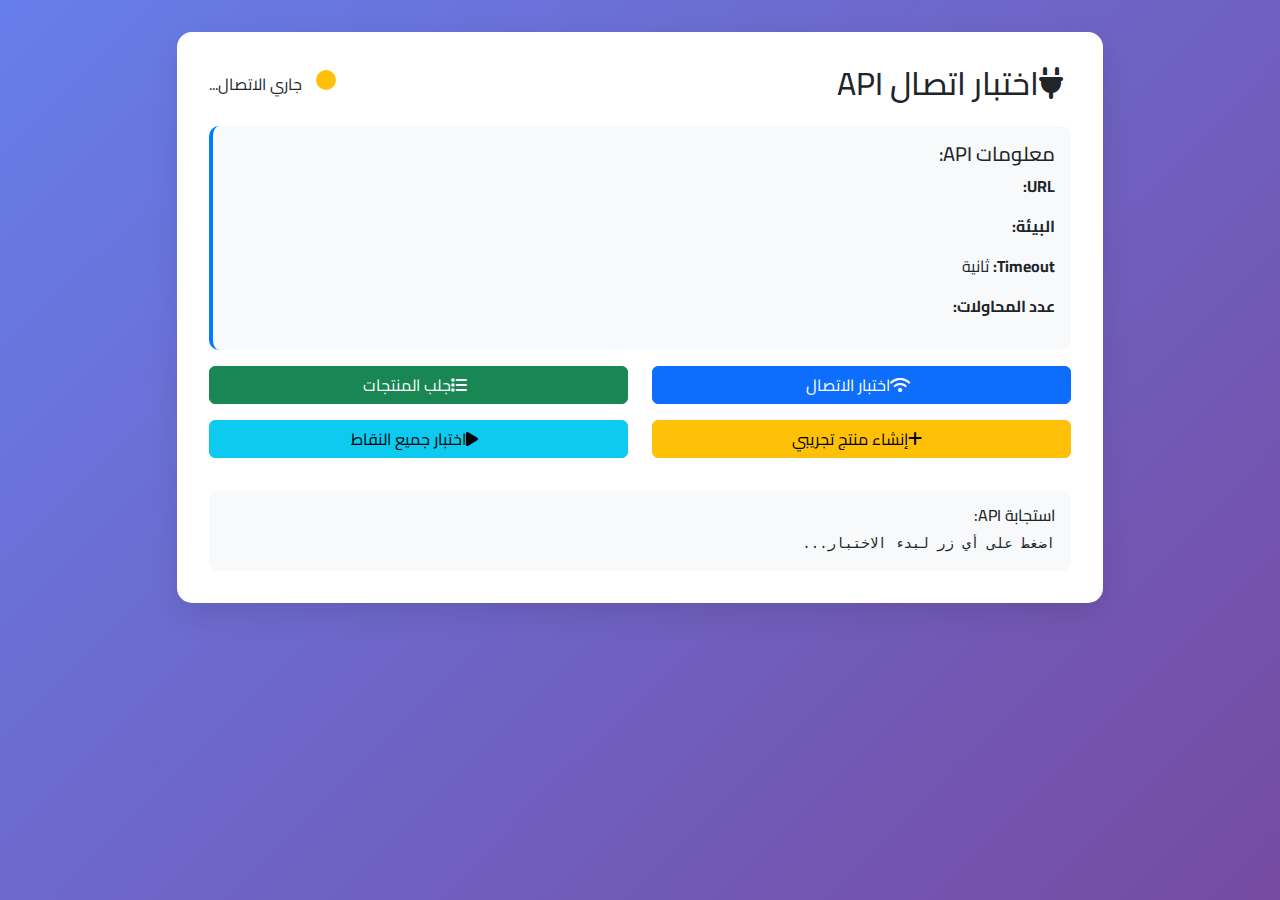
<file: 20/api-test.html>
<!DOCTYPE html>
<html lang="ar" dir="rtl">
<head>
    <meta charset="UTF-8">
    <meta name="viewport" content="width=device-width, initial-scale=1.0">
    <title>اختبار اتصال API - Coderz</title>
    <link href="https://cdn.jsdelivr.net/npm/bootstrap@5.3.2/dist/css/bootstrap.min.css" rel="stylesheet">
    <link href="https://cdnjs.cloudflare.com/ajax/libs/font-awesome/6.4.0/css/all.min.css" rel="stylesheet">
    <link href="https://fonts.googleapis.com/css2?family=Cairo:wght@400;600;700&display=swap" rel="stylesheet">
    <style>
        body {
            font-family: 'Cairo', sans-serif;
            background: linear-gradient(135deg, #667eea 0%, #764ba2 100%);
            min-height: 100vh;
            padding: 2rem 0;
        }
        
        .test-card {
            background: white;
            border-radius: 15px;
            padding: 2rem;
            margin-bottom: 2rem;
            box-shadow: 0 10px 30px rgba(0,0,0,0.1);
        }
        
        .status-indicator {
            width: 20px;
            height: 20px;
            border-radius: 50%;
            display: inline-block;
            margin-left: 10px;
        }
        
        .status-online {
            background-color: #28a745;
        }
        
        .status-offline {
            background-color: #dc3545;
        }
        
        .status-connecting {
            background-color: #ffc107;
            animation: pulse 1s infinite;
        }
        
        @keyframes pulse {
            0% { opacity: 1; }
            50% { opacity: 0.5; }
            100% { opacity: 1; }
        }
        
        .api-info {
            background: #f8f9fa;
            border-radius: 10px;
            padding: 1rem;
            margin: 1rem 0;
            border-left: 4px solid #007bff;
        }
        
        .response-panel {
            background: #f8f9fa;
            border-radius: 10px;
            padding: 1rem;
            margin-top: 1rem;
            max-height: 300px;
            overflow-y: auto;
        }
        
        .response-panel pre {
            margin: 0;
            white-space: pre-wrap;
            word-wrap: break-word;
        }
    </style>
</head>
<body>
    <div class="container">
        <div class="row justify-content-center">
            <div class="col-lg-10">
                <div class="test-card">
                    <div class="d-flex justify-content-between align-items-center mb-4">
                        <h2 class="mb-0">
                            <i class="fas fa-plug me-2"></i>اختبار اتصال API
                        </h2>
                        <div>
                            <span id="connectionStatus" class="status-indicator status-connecting"></span>
                            <span id="statusText">جاري الاتصال...</span>
                        </div>
                    </div>
                    
                    <div class="api-info">
                        <h5>معلومات API:</h5>
                        <p><strong>URL:</strong> <span id="apiUrl"></span></p>
                        <p><strong>البيئة:</strong> <span id="environment"></span></p>
                        <p><strong>Timeout:</strong> <span id="timeout"></span> ثانية</p>
                        <p><strong>عدد المحاولات:</strong> <span id="retries"></span></p>
                    </div>
                    
                    <div class="row">
                        <div class="col-md-6">
                            <button class="btn btn-primary w-100 mb-3" onclick="testConnection()">
                                <i class="fas fa-wifi me-2"></i>اختبار الاتصال
                            </button>
                        </div>
                        <div class="col-md-6">
                            <button class="btn btn-success w-100 mb-3" onclick="testGetProducts()">
                                <i class="fas fa-list me-2"></i>جلب المنتجات
                            </button>
                        </div>
                    </div>
                    
                    <div class="row">
                        <div class="col-md-6">
                            <button class="btn btn-warning w-100 mb-3" onclick="testCreateProduct()">
                                <i class="fas fa-plus me-2"></i>إنشاء منتج تجريبي
                            </button>
                        </div>
                        <div class="col-md-6">
                            <button class="btn btn-info w-100 mb-3" onclick="testAllEndpoints()">
                                <i class="fas fa-play me-2"></i>اختبار جميع النقاط
                            </button>
                        </div>
                    </div>
                    
                    <div class="response-panel" id="responsePanel">
                        <h6>استجابة API:</h6>
                        <pre id="responseText">اضغط على أي زر لبدء الاختبار...</pre>
                    </div>
                </div>
            </div>
        </div>
    </div>

    <script src="https://cdn.jsdelivr.net/npm/bootstrap@5.3.2/dist/js/bootstrap.bundle.min.js"></script>
    <script src="config.js"></script>
    <script src="api.js"></script>
    <script>
        let testResults = [];
        
        // Initialize page
        document.addEventListener('DOMContentLoaded', function() {
            initializePage();
            testConnection();
        });
        
        function initializePage() {
            document.getElementById('apiUrl').textContent = getApiUrl();
            document.getElementById('environment').textContent = isDevelopment ? 'التطوير' : 'الإنتاج';
            document.getElementById('timeout').textContent = API_CONFIG.TIMEOUT / 1000;
            document.getElementById('retries').textContent = API_CONFIG.MAX_RETRIES;
        }
        
        function updateStatus(status, text) {
            const statusIndicator = document.getElementById('connectionStatus');
            const statusText = document.getElementById('statusText');
            
            statusIndicator.className = `status-indicator status-${status}`;
            statusText.textContent = text;
        }
        
        function addResponse(title, data, isError = false) {
            const responseText = document.getElementById('responseText');
            const timestamp = new Date().toLocaleTimeString('ar-SA');
            
            const response = {
                timestamp,
                title,
                data,
                isError
            };
            
            testResults.push(response);
            
            // Keep only last 10 responses
            if (testResults.length > 10) {
                testResults.shift();
            }
            
            // Update display
            responseText.innerHTML = testResults.map(result => `
                <div style="margin-bottom: 1rem; padding: 0.5rem; border-left: 3px solid ${result.isError ? '#dc3545' : '#28a745'}; background: ${result.isError ? '#f8d7da' : '#d4edda'};">
                    <strong>${result.title}</strong> - ${result.timestamp}
                    <pre style="margin-top: 0.5rem; font-size: 0.9rem;">${JSON.stringify(result.data, null, 2)}</pre>
                </div>
            `).join('');
            
            // Scroll to bottom
            const responsePanel = document.getElementById('responsePanel');
            responsePanel.scrollTop = responsePanel.scrollHeight;
        }
        
        async function testConnection() {
            updateStatus('connecting', 'جاري اختبار الاتصال...');
            
            try {
                const startTime = Date.now();
                const response = await fetch(getApiUrl(), {
                    method: 'GET',
                    headers: API_CONFIG.DEFAULT_HEADERS,
                    signal: AbortSignal.timeout(API_CONFIG.TIMEOUT)
                });
                const endTime = Date.now();
                
                if (response.ok) {
                    updateStatus('online', 'متصل بنجاح');
                    addResponse('اختبار الاتصال', {
                        status: 'success',
                        responseTime: `${endTime - startTime}ms`,
                        statusCode: response.status,
                        statusText: response.statusText
                    });
                } else {
                    updateStatus('offline', 'خطأ في الاتصال');
                    addResponse('اختبار الاتصال', {
                        status: 'error',
                        statusCode: response.status,
                        statusText: response.statusText
                    }, true);
                }
            } catch (error) {
                updateStatus('offline', 'فشل الاتصال');
                addResponse('اختبار الاتصال', {
                    status: 'error',
                    error: error.message,
                    type: error.name
                }, true);
            }
        }
        
        async function testGetProducts() {
            try {
                const response = await productAPI.getProducts();
                addResponse('جلب المنتجات', response);
            } catch (error) {
                addResponse('جلب المنتجات', {
                    error: error.message
                }, true);
            }
        }
        
        async function testCreateProduct() {
            try {
                const testProduct = {
                    name: `منتج تجريبي ${Date.now()}`,
                    price: Math.floor(Math.random() * 1000) + 100,
                    quantity: Math.floor(Math.random() * 50) + 1
                };
                
                const response = await productAPI.createProduct(testProduct);
                addResponse('إنشاء منتج تجريبي', {
                    input: testProduct,
                    response: response
                });
            } catch (error) {
                addResponse('إنشاء منتج تجريبي', {
                    error: error.message
                }, true);
            }
        }
        
        async function testAllEndpoints() {
            addResponse('بدء اختبار جميع النقاط', { message: 'جاري اختبار جميع نقاط API...' });
            
            // Test GET
            try {
                const getResponse = await productAPI.getProducts();
                addResponse('GET /api/Products', getResponse);
            } catch (error) {
                addResponse('GET /api/Products', { error: error.message }, true);
            }
            
            // Test POST
            try {
                const testProduct = {
                    name: `منتج شامل ${Date.now()}`,
                    price: 299.99,
                    quantity: 10
                };
                
                const postResponse = await productAPI.createProduct(testProduct);
                addResponse('POST /api/Products', {
                    input: testProduct,
                    response: postResponse
                });
                
                // Test PUT if POST was successful
                if (postResponse.success && postResponse.data.id) {
                    try {
                        const updateData = {
                            name: `منتج محدث ${Date.now()}`,
                            price: 399.99,
                            quantity: 15
                        };
                        
                        const putResponse = await productAPI.updateProduct(postResponse.data.id, updateData);
                        addResponse('PUT /api/Products/{id}', {
                            id: postResponse.data.id,
                            input: updateData,
                            response: putResponse
                        });
                        
                        // Test DELETE
                        try {
                            const deleteResponse = await productAPI.deleteProduct(postResponse.data.id);
                            addResponse('DELETE /api/Products/{id}', {
                                id: postResponse.data.id,
                                response: deleteResponse
                            });
                        } catch (error) {
                            addResponse('DELETE /api/Products/{id}', {
                                id: postResponse.data.id,
                                error: error.message
                            }, true);
                        }
                    } catch (error) {
                        addResponse('PUT /api/Products/{id}', {
                            id: postResponse.data.id,
                            error: error.message
                        }, true);
                    }
                }
            } catch (error) {
                addResponse('POST /api/Products', { error: error.message }, true);
            }
            
            // Test Statistics
            try {
                const statsResponse = await productAPI.getStatistics();
                addResponse('GET Statistics', statsResponse);
            } catch (error) {
                addResponse('GET Statistics', { error: error.message }, true);
            }
            
            addResponse('انتهاء اختبار جميع النقاط', { 
                message: 'تم إكمال اختبار جميع نقاط API',
                totalTests: testResults.length
            });
        }
        
        // Auto-refresh connection status every 30 seconds
        setInterval(testConnection, 30000);
    </script>
</body>
</html>
</file>
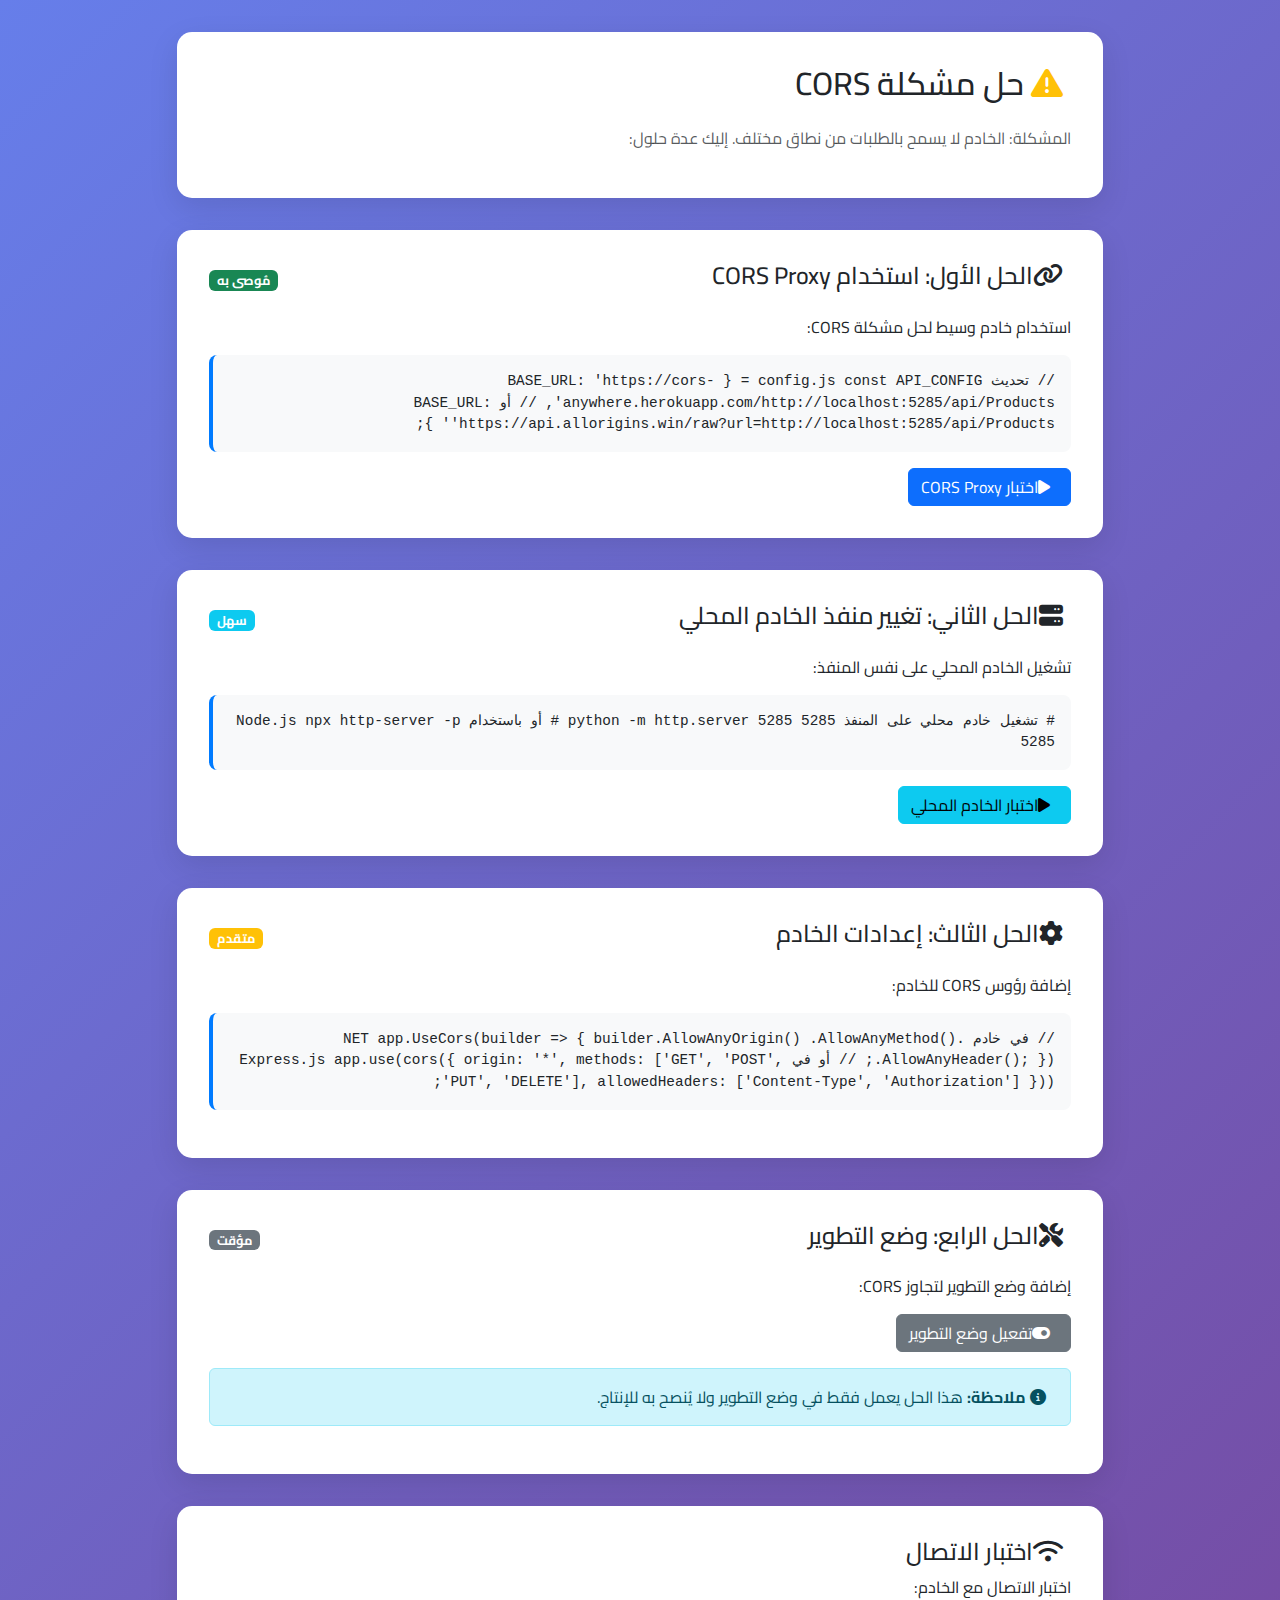
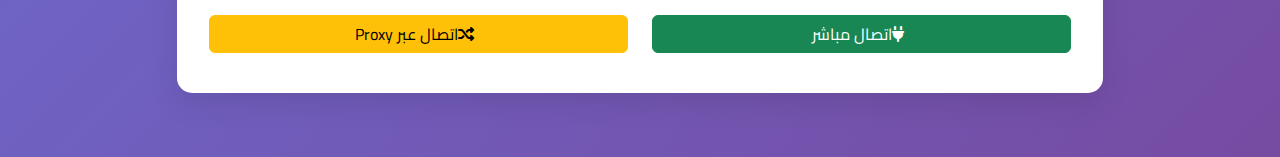
<file: 20/cors-proxy.html>
<!DOCTYPE html>
<html lang="ar" dir="rtl">
<head>
    <meta charset="UTF-8">
    <meta name="viewport" content="width=device-width, initial-scale=1.0">
    <title>حل مشكلة CORS - Coderz</title>
    <link href="https://cdn.jsdelivr.net/npm/bootstrap@5.3.2/dist/css/bootstrap.min.css" rel="stylesheet">
    <link href="https://cdnjs.cloudflare.com/ajax/libs/font-awesome/6.4.0/css/all.min.css" rel="stylesheet">
    <link href="https://fonts.googleapis.com/css2?family=Cairo:wght@400;600;700&display=swap" rel="stylesheet">
    <style>
        body {
            font-family: 'Cairo', sans-serif;
            background: linear-gradient(135deg, #667eea 0%, #764ba2 100%);
            min-height: 100vh;
            padding: 2rem 0;
        }
        
        .solution-card {
            background: white;
            border-radius: 15px;
            padding: 2rem;
            margin-bottom: 2rem;
            box-shadow: 0 10px 30px rgba(0,0,0,0.1);
        }
        
        .status-badge {
            font-size: 0.8rem;
            padding: 0.25rem 0.5rem;
        }
        
        .code-block {
            background: #f8f9fa;
            border-radius: 8px;
            padding: 1rem;
            margin: 1rem 0;
            border-left: 4px solid #007bff;
            font-family: 'Courier New', monospace;
            font-size: 0.9rem;
        }
        
        .test-result {
            background: #f8f9fa;
            border-radius: 8px;
            padding: 1rem;
            margin-top: 1rem;
            max-height: 200px;
            overflow-y: auto;
        }
    </style>
</head>
<body>
    <div class="container">
        <div class="row justify-content-center">
            <div class="col-lg-10">
                <div class="solution-card">
                    <h2 class="mb-4">
                        <i class="fas fa-exclamation-triangle me-2 text-warning"></i>
                        حل مشكلة CORS
                    </h2>
                    <p class="text-muted">
                        المشكلة: الخادم لا يسمح بالطلبات من نطاق مختلف. إليك عدة حلول:
                    </p>
                </div>

                <!-- الحل الأول: CORS Proxy -->
                <div class="solution-card">
                    <div class="d-flex justify-content-between align-items-center mb-3">
                        <h4><i class="fas fa-link me-2"></i>الحل الأول: استخدام CORS Proxy</h4>
                        <span class="badge bg-success status-badge">مُوصى به</span>
                    </div>
                    <p>استخدام خادم وسيط لحل مشكلة CORS:</p>
                    
                    <div class="code-block">
                        // تحديث config.js
                        const API_CONFIG = {
                            BASE_URL: 'https://cors-anywhere.herokuapp.com/http://localhost:5285/api/Products',
                            // أو
                            BASE_URL: 'https://api.allorigins.win/raw?url=http://localhost:5285/api/Products'
                        };
                    </div>
                    
                    <button class="btn btn-primary" onclick="testCorsProxy()">
                        <i class="fas fa-play me-2"></i>اختبار CORS Proxy
                    </button>
                    
                    <div class="test-result" id="corsProxyResult" style="display: none;">
                        <h6>نتيجة الاختبار:</h6>
                        <pre id="corsProxyOutput"></pre>
                    </div>
                </div>

                <!-- الحل الثاني: تغيير المنفذ -->
                <div class="solution-card">
                    <div class="d-flex justify-content-between align-items-center mb-3">
                        <h4><i class="fas fa-server me-2"></i>الحل الثاني: تغيير منفذ الخادم المحلي</h4>
                        <span class="badge bg-info status-badge">سهل</span>
                    </div>
                    <p>تشغيل الخادم المحلي على نفس المنفذ:</p>
                    
                    <div class="code-block">
                        # تشغيل خادم محلي على المنفذ 5285
                        python -m http.server 5285
                        
                        # أو باستخدام Node.js
                        npx http-server -p 5285
                    </div>
                    
                    <button class="btn btn-info" onclick="testLocalServer()">
                        <i class="fas fa-play me-2"></i>اختبار الخادم المحلي
                    </button>
                    
                    <div class="test-result" id="localServerResult" style="display: none;">
                        <h6>نتيجة الاختبار:</h6>
                        <pre id="localServerOutput"></pre>
                    </div>
                </div>

                <!-- الحل الثالث: إعدادات الخادم -->
                <div class="solution-card">
                    <div class="d-flex justify-content-between align-items-center mb-3">
                        <h4><i class="fas fa-cog me-2"></i>الحل الثالث: إعدادات الخادم</h4>
                        <span class="badge bg-warning status-badge">متقدم</span>
                    </div>
                    <p>إضافة رؤوس CORS للخادم:</p>
                    
                    <div class="code-block">
                        // في خادم .NET
                        app.UseCors(builder => {
                            builder.AllowAnyOrigin()
                                   .AllowAnyMethod()
                                   .AllowAnyHeader();
                        });
                        
                        // أو في Express.js
                        app.use(cors({
                            origin: '*',
                            methods: ['GET', 'POST', 'PUT', 'DELETE'],
                            allowedHeaders: ['Content-Type', 'Authorization']
                        }));
                    </div>
                </div>

                <!-- الحل الرابع: وضع التطوير -->
                <div class="solution-card">
                    <div class="d-flex justify-content-between align-items-center mb-3">
                        <h4><i class="fas fa-tools me-2"></i>الحل الرابع: وضع التطوير</h4>
                        <span class="badge bg-secondary status-badge">مؤقت</span>
                    </div>
                    <p>إضافة وضع التطوير لتجاوز CORS:</p>
                    
                    <button class="btn btn-secondary" onclick="enableDevMode()">
                        <i class="fas fa-toggle-on me-2"></i>تفعيل وضع التطوير
                    </button>
                    
                    <div class="alert alert-info mt-3">
                        <i class="fas fa-info-circle me-2"></i>
                        <strong>ملاحظة:</strong> هذا الحل يعمل فقط في وضع التطوير ولا يُنصح به للإنتاج.
                    </div>
                </div>

                <!-- اختبار الاتصال -->
                <div class="solution-card">
                    <h4><i class="fas fa-wifi me-2"></i>اختبار الاتصال</h4>
                    <p>اختبار الاتصال مع الخادم:</p>
                    
                    <div class="row">
                        <div class="col-md-6">
                            <button class="btn btn-success w-100 mb-2" onclick="testDirectConnection()">
                                <i class="fas fa-plug me-2"></i>اتصال مباشر
                            </button>
                        </div>
                        <div class="col-md-6">
                            <button class="btn btn-warning w-100 mb-2" onclick="testWithProxy()">
                                <i class="fas fa-random me-2"></i>اتصال عبر Proxy
                            </button>
                        </div>
                    </div>
                    
                    <div class="test-result" id="connectionResult" style="display: none;">
                        <h6>نتيجة الاختبار:</h6>
                        <pre id="connectionOutput"></pre>
                    </div>
                </div>
            </div>
        </div>
    </div>

    <script src="https://cdn.jsdelivr.net/npm/bootstrap@5.3.2/dist/js/bootstrap.bundle.min.js"></script>
    <script>
        // اختبار CORS Proxy
        async function testCorsProxy() {
            const resultDiv = document.getElementById('corsProxyResult');
            const output = document.getElementById('corsProxyOutput');
            
            resultDiv.style.display = 'block';
            output.textContent = 'جاري الاختبار...';
            
            try {
                const response = await fetch('https://cors-anywhere.herokuapp.com/http://localhost:5285/api/Products');
                const data = await response.json();
                
                output.textContent = `✅ نجح الاتصال!\n\nالبيانات المستلمة:\n${JSON.stringify(data, null, 2)}`;
            } catch (error) {
                output.textContent = `❌ فشل الاتصال:\n${error.message}`;
            }
        }

        // اختبار الخادم المحلي
        async function testLocalServer() {
            const resultDiv = document.getElementById('localServerResult');
            const output = document.getElementById('localServerOutput');
            
            resultDiv.style.display = 'block';
            output.textContent = 'جاري الاختبار...';
            
            try {
                const response = await fetch('http://localhost:5285/api/Products');
                const data = await response.json();
                
                output.textContent = `✅ نجح الاتصال!\n\nالبيانات المستلمة:\n${JSON.stringify(data, null, 2)}`;
            } catch (error) {
                output.textContent = `❌ فشل الاتصال:\n${error.message}\n\nتأكد من تشغيل الخادم على المنفذ 5285`;
            }
        }

        // تفعيل وضع التطوير
        function enableDevMode() {
            // إضافة رؤوس CORS للمتصفح (يعمل فقط في وضع التطوير)
            if (window.location.hostname === 'localhost' || window.location.hostname === '127.0.0.1') {
                // يمكن إضافة إعدادات خاصة للتطوير هنا
                alert('تم تفعيل وضع التطوير. تأكد من إعدادات الخادم.');
            } else {
                alert('وضع التطوير متاح فقط على localhost');
            }
        }

        // اختبار الاتصال المباشر
        async function testDirectConnection() {
            const resultDiv = document.getElementById('connectionResult');
            const output = document.getElementById('connectionOutput');
            
            resultDiv.style.display = 'block';
            output.textContent = 'جاري اختبار الاتصال المباشر...';
            
            try {
                const startTime = Date.now();
                const response = await fetch('http://localhost:5285/api/Products', {
                    method: 'GET',
                    headers: {
                        'Content-Type': 'application/json'
                    }
                });
                const endTime = Date.now();
                
                if (response.ok) {
                    const data = await response.json();
                    output.textContent = `✅ نجح الاتصال المباشر!\n\nوقت الاستجابة: ${endTime - startTime}ms\nالبيانات: ${JSON.stringify(data, null, 2)}`;
                } else {
                    output.textContent = `❌ خطأ في الاستجابة: ${response.status} ${response.statusText}`;
                }
            } catch (error) {
                output.textContent = `❌ فشل الاتصال المباشر:\n${error.message}\n\nهذا يؤكد وجود مشكلة CORS`;
            }
        }

        // اختبار الاتصال عبر Proxy
        async function testWithProxy() {
            const resultDiv = document.getElementById('connectionResult');
            const output = document.getElementById('connectionOutput');
            
            resultDiv.style.display = 'block';
            output.textContent = 'جاري اختبار الاتصال عبر Proxy...';
            
            try {
                const startTime = Date.now();
                const response = await fetch('https://cors-anywhere.herokuapp.com/http://localhost:5285/api/Products');
                const endTime = Date.now();
                
                if (response.ok) {
                    const data = await response.json();
                    output.textContent = `✅ نجح الاتصال عبر Proxy!\n\nوقت الاستجابة: ${endTime - startTime}ms\nالبيانات: ${JSON.stringify(data, null, 2)}`;
                } else {
                    output.textContent = `❌ خطأ في الاستجابة: ${response.status} ${response.statusText}`;
                }
            } catch (error) {
                output.textContent = `❌ فشل الاتصال عبر Proxy:\n${error.message}`;
            }
        }

        // إضافة معلومات إضافية
        document.addEventListener('DOMContentLoaded', function() {
            console.log('معلومات الاتصال:');
            console.log('Origin:', window.location.origin);
            console.log('Hostname:', window.location.hostname);
            console.log('Port:', window.location.port);
            console.log('API URL:', 'http://localhost:5285/api/Products');
        });
    </script>
</body>
</html>
</file>
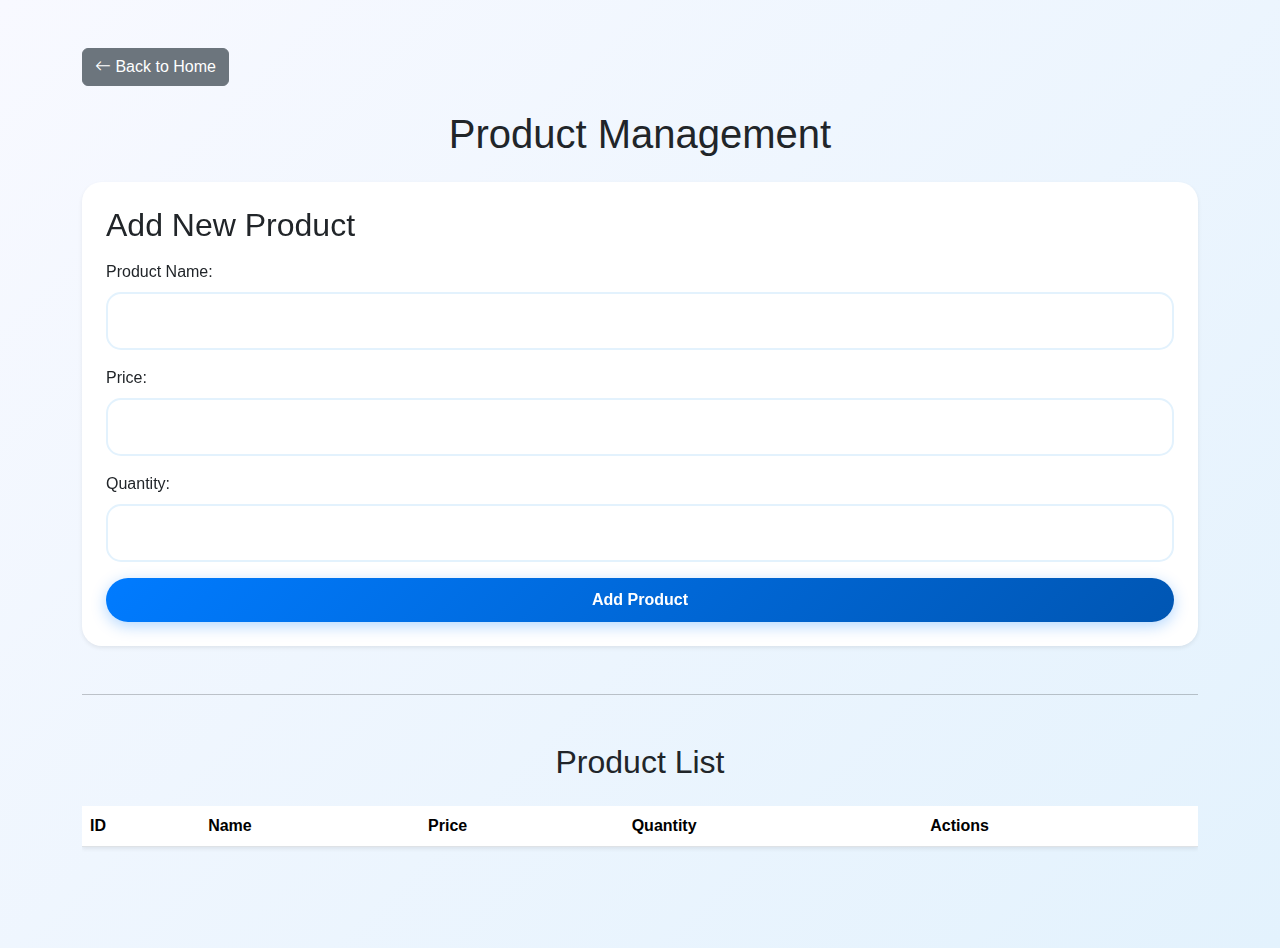
<file: 20/product.html>
<!DOCTYPE html>
<html lang="en">
<head>
    <meta charset="UTF-8">
    <meta name="viewport" content="width=device-width, initial-scale=1.0">
    <title>Products</title>
    <!-- حذف integrity لتجنب مشاكل التحميل -->
    <link href="https://cdn.jsdelivr.net/npm/bootstrap@5.3.3/dist/css/bootstrap.min.css" rel="stylesheet" crossorigin="anonymous">
    <link rel="stylesheet" href="https://cdn.jsdelivr.net/npm/bootstrap-icons@1.11.3/font/bootstrap-icons.min.css">
    <link rel="stylesheet" href="index.css">
</head>
<body>
    <div class="container mt-5">
        <a href="index.html" class="btn btn-secondary mb-4"><i class="bi bi-arrow-left"></i> Back to Home</a>
        <h1 class="text-center mb-4">Product Management</h1>
        
        <div class="form-container mb-5 p-4 shadow-sm">
            <h2 class="mb-3">Add New Product</h2>
            <form id="addProductForm">
                <div class="mb-3">
                    <label for="productName" class="form-label">Product Name:</label>
                    <input type="text" id="productName" class="form-control" required>
                </div>
                <div class="mb-3">
                    <label for="productPrice" class="form-label">Price:</label>
                    <input type="number" id="productPrice" class="form-control" step="0.01" required>
                </div>
                <div class="mb-3">
                    <label for="productQuantity" class="form-label">Quantity:</label>
                    <input type="number" id="productQuantity" class="form-control" required>
                </div>
                <button type="submit" class="btn btn-primary w-100">Add Product</button>
            </form>
        </div>
        <hr class="my-5">
        <h2 class="text-center mb-4">Product List</h2>
        <div class="table-responsive">
            <table id="productsTable" class="table table-hover table-striped shadow-sm">
                <thead class="bg-primary text-white">
                    <tr>
                        <th>ID</th>
                        <th>Name</th>
                        <th>Price</th>
                        <th>Quantity</th>
                        <th>Actions</th>
                    </tr>
                </thead>
                <tbody>
                </tbody>
            </table>
        </div>
    </div>

    <!-- حذف integrity لتجنب مشاكل التحميل -->
    <script src="https://cdn.jsdelivr.net/npm/@popperjs/core@2.11.8/dist/umd/popper.min.js" crossorigin="anonymous"></script>
    <script src="https://cdn.jsdelivr.net/npm/bootstrap@5.3.3/dist/js/bootstrap.min.js" crossorigin="anonymous"></script>
    <script src="product.js" type="module"></script>
</body>
</html>
</file>
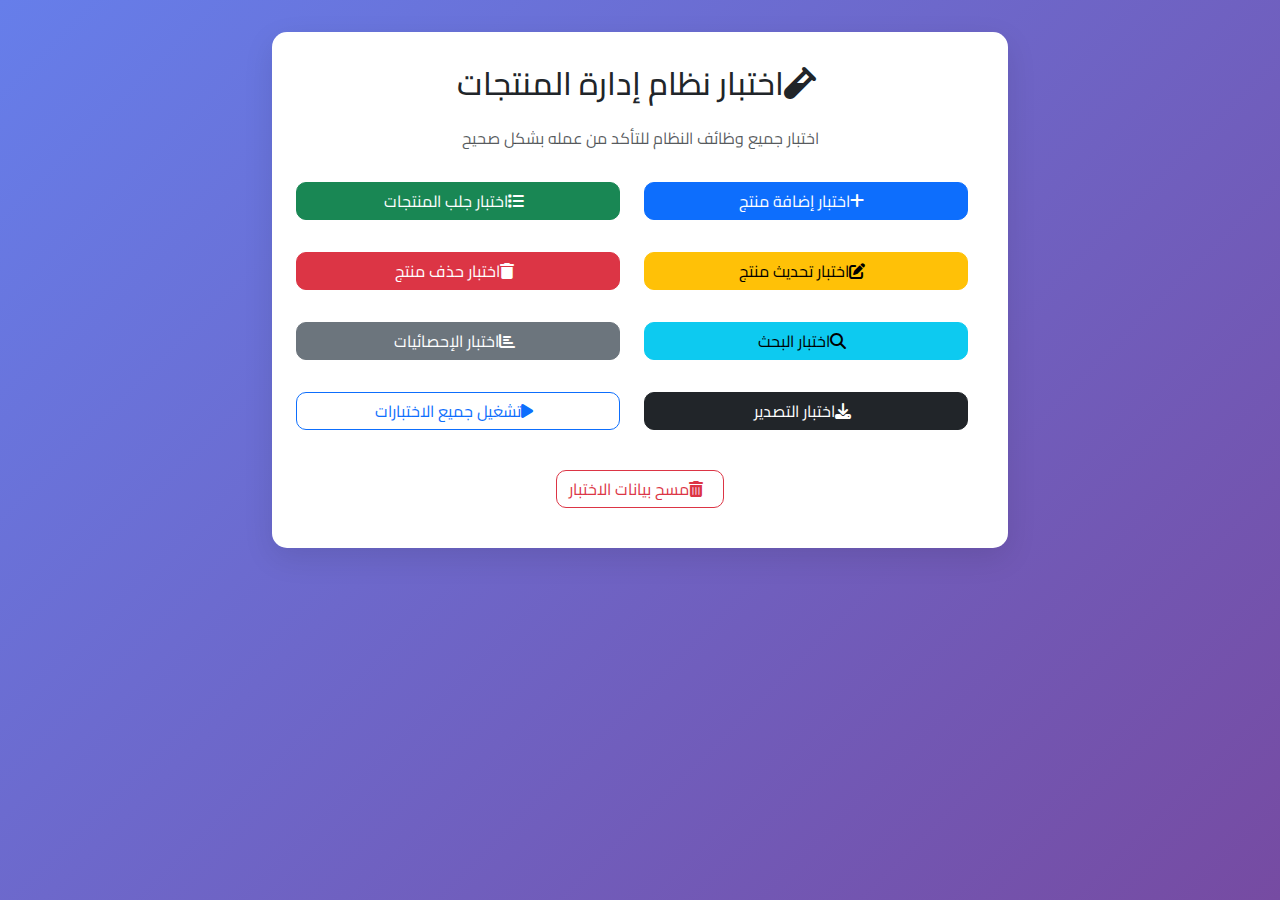
<file: 20/test.html>
<!DOCTYPE html>
<html lang="ar" dir="rtl">
<head>
    <meta charset="UTF-8">
    <meta name="viewport" content="width=device-width, initial-scale=1.0">
    <title>اختبار النظام - Coderz</title>
    <link href="https://cdn.jsdelivr.net/npm/bootstrap@5.3.2/dist/css/bootstrap.min.css" rel="stylesheet">
    <link href="https://cdnjs.cloudflare.com/ajax/libs/font-awesome/6.4.0/css/all.min.css" rel="stylesheet">
    <link href="https://fonts.googleapis.com/css2?family=Cairo:wght@400;600;700&display=swap" rel="stylesheet">
    <style>
        body {
            font-family: 'Cairo', sans-serif;
            background: linear-gradient(135deg, #667eea 0%, #764ba2 100%);
            min-height: 100vh;
            padding: 2rem 0;
        }
        
        .test-card {
            background: white;
            border-radius: 15px;
            padding: 2rem;
            margin-bottom: 2rem;
            box-shadow: 0 10px 30px rgba(0,0,0,0.1);
        }
        
        .test-button {
            margin: 0.5rem;
            border-radius: 10px;
        }
        
        .status-success {
            color: #28a745;
        }
        
        .status-error {
            color: #b6303d;
        }
        
        .test-result {
            background: #f8f9fa;
            border-radius: 10px;
            padding: 1rem;
            margin-top: 1rem;
            border-left: 4px solid #007bff;
        }
    </style>
</head>
<body>
    <div class="container">
        <div class="row justify-content-center">
            <div class="col-lg-8">
                <div class="test-card text-center">
                    <h2 class="mb-4">
                        <i class="fas fa-vial me-2"></i>اختبار نظام إدارة المنتجات
                    </h2>
                    <p class="text-muted mb-4">اختبار جميع وظائف النظام للتأكد من عمله بشكل صحيح</p>
                    
                    <div class="row">
                        <div class="col-md-6">
                            <button class="btn btn-primary test-button w-100" onclick="testAddProduct()">
                                <i class="fas fa-plus me-2"></i>اختبار إضافة منتج
                            </button>
                        </div>
                        <div class="col-md-6">
                            <button class="btn btn-success test-button w-100" onclick="testGetProducts()">
                                <i class="fas fa-list me-2"></i>اختبار جلب المنتجات
                            </button>
                        </div>
                    </div>
                    
                    <div class="row mt-3">
                        <div class="col-md-6">
                            <button class="btn btn-warning test-button w-100" onclick="testUpdateProduct()">
                                <i class="fas fa-edit me-2"></i>اختبار تحديث منتج
                            </button>
                        </div>
                        <div class="col-md-6">
                            <button class="btn btn-danger test-button w-100" onclick="testDeleteProduct()">
                                <i class="fas fa-trash me-2"></i>اختبار حذف منتج
                            </button>
                        </div>
                    </div>
                    
                    <div class="row mt-3">
                        <div class="col-md-6">
                            <button class="btn btn-info test-button w-100" onclick="testSearchProducts()">
                                <i class="fas fa-search me-2"></i>اختبار البحث
                            </button>
                        </div>
                        <div class="col-md-6">
                            <button class="btn btn-secondary test-button w-100" onclick="testStatistics()">
                                <i class="fas fa-chart-bar me-2"></i>اختبار الإحصائيات
                            </button>
                        </div>
                    </div>
                    
                    <div class="row mt-3">
                        <div class="col-md-6">
                            <button class="btn btn-dark test-button w-100" onclick="testExportData()">
                                <i class="fas fa-download me-2"></i>اختبار التصدير
                            </button>
                        </div>
                        <div class="col-md-6">
                            <button class="btn btn-outline-primary test-button w-100" onclick="runAllTests()">
                                <i class="fas fa-play me-2"></i>تشغيل جميع الاختبارات
                            </button>
                        </div>
                    </div>
                    
                    <div class="row mt-4">
                        <div class="col-12">
                            <button class="btn btn-outline-danger test-button" onclick="clearTestData()">
                                <i class="fas fa-trash-alt me-2"></i>مسح بيانات الاختبار
                            </button>
                        </div>
                    </div>
                </div>
                
                <div id="testResults">
                    <!-- نتائج الاختبارات ستظهر هنا -->
                </div>
            </div>
        </div>
    </div>

    <script src="https://cdn.jsdelivr.net/npm/bootstrap@5.3.2/dist/js/bootstrap.bundle.min.js"></script>
    <script src="config.js"></script>
    <script src="api.js"></script>
    <script>
        let testResults = [];
        
        function addTestResult(testName, success, message, data = null) {
            const result = {
                testName,
                success,
                message,
                data,
                timestamp: new Date().toLocaleTimeString('ar-SA')
            };
            
            testResults.push(result);
            displayTestResults();
        }
        
        function displayTestResults() {
            const container = document.getElementById('testResults');
            container.innerHTML = testResults.map(result => `
                <div class="test-card">
                    <div class="d-flex justify-content-between align-items-center mb-2">
                        <h5 class="mb-0">
                            <i class="fas ${result.success ? 'fa-check-circle status-success' : 'fa-times-circle status-error'} me-2"></i>
                            ${result.testName}
                        </h5>
                        <small class="text-muted">${result.timestamp}</small>
                    </div>
                    <p class="mb-2">${result.message}</p>
                    ${result.data ? `<pre class="test-result"><code>${JSON.stringify(result.data, null, 2)}</code></pre>` : ''}
                </div>
            `).join('');
        }
        
        async function testAddProduct() {
            try {
                const testProduct = {
                    name: 'منتج اختبار',
                    price: 99.99,
                    quantity: 10
                };
                
                const response = await productAPI.createProduct(testProduct);
                
                if (response.success) {
                    addTestResult(
                        'إضافة منتج',
                        true,
                        'تم إضافة المنتج بنجاح',
                        response.data
                    );
                } else {
                    addTestResult(
                        'إضافة منتج',
                        false,
                        response.message
                    );
                }
            } catch (error) {
                addTestResult(
                    'إضافة منتج',
                    false,
                    `خطأ: ${error.message}`
                );
            }
        }
        
        async function testGetProducts() {
            try {
                const response = await productAPI.getProducts();
                
                if (response.success) {
                    addTestResult(
                        'جلب المنتجات',
                        true,
                        `تم جلب ${response.data.length} منتج بنجاح`,
                        response.data
                    );
                } else {
                    addTestResult(
                        'جلب المنتجات',
                        false,
                        response.message
                    );
                }
            } catch (error) {
                addTestResult(
                    'جلب المنتجات',
                    false,
                    `خطأ: ${error.message}`
                );
            }
        }
        
        async function testUpdateProduct() {
            try {
                const products = await productAPI.getProducts();
                
                if (products.success && products.data.length > 0) {
                    const product = products.data[0];
                    const updateData = {
                        name: 'منتج محدث',
                        price: 149.99,
                        quantity: 15
                    };
                    
                    const response = await productAPI.updateProduct(product.id, updateData);
                    
                    if (response.success) {
                        addTestResult(
                            'تحديث منتج',
                            true,
                            'تم تحديث المنتج بنجاح',
                            response.data
                        );
                    } else {
                        addTestResult(
                            'تحديث منتج',
                            false,
                            response.message
                        );
                    }
                } else {
                    addTestResult(
                        'تحديث منتج',
                        false,
                        'لا توجد منتجات للتحديث'
                    );
                }
            } catch (error) {
                addTestResult(
                    'تحديث منتج',
                    false,
                    `خطأ: ${error.message}`
                );
            }
        }
        
        async function testDeleteProduct() {
            try {
                const products = await productAPI.getProducts();
                
                if (products.success && products.data.length > 0) {
                    const product = products.data[0];
                    const response = await productAPI.deleteProduct(product.id);
                    
                    if (response.success) {
                        addTestResult(
                            'حذف منتج',
                            true,
                            'تم حذف المنتج بنجاح',
                            response.data
                        );
                    } else {
                        addTestResult(
                            'حذف منتج',
                            false,
                            response.message
                        );
                    }
                } else {
                    addTestResult(
                        'حذف منتج',
                        false,
                        'لا توجد منتجات للحذف'
                    );
                }
            } catch (error) {
                addTestResult(
                    'حذف منتج',
                    false,
                    `خطأ: ${error.message}`
                );
            }
        }
        
        async function testSearchProducts() {
            try {
                const response = await productAPI.searchProducts('اختبار');
                
                if (response.success) {
                    addTestResult(
                        'البحث في المنتجات',
                        true,
                        `تم العثور على ${response.data.length} منتج`,
                        response.data
                    );
                } else {
                    addTestResult(
                        'البحث في المنتجات',
                        false,
                        response.message
                    );
                }
            } catch (error) {
                addTestResult(
                    'البحث في المنتجات',
                    false,
                    `خطأ: ${error.message}`
                );
            }
        }
        
        async function testStatistics() {
            try {
                const response = await productAPI.getStatistics();
                
                if (response.success) {
                    addTestResult(
                        'الإحصائيات',
                        true,
                        'تم جلب الإحصائيات بنجاح',
                        response.data
                    );
                } else {
                    addTestResult(
                        'الإحصائيات',
                        false,
                        response.message
                    );
                }
            } catch (error) {
                addTestResult(
                    'الإحصائيات',
                    false,
                    `خطأ: ${error.message}`
                );
            }
        }
        
        function testExportData() {
            try {
                const result = productAPI.exportData();
                
                if (result.success) {
                    addTestResult(
                        'تصدير البيانات',
                        true,
                        result.message
                    );
                } else {
                    addTestResult(
                        'تصدير البيانات',
                        false,
                        result.message
                    );
                }
            } catch (error) {
                addTestResult(
                    'تصدير البيانات',
                    false,
                    `خطأ: ${error.message}`
                );
            }
        }
        
        async function runAllTests() {
            testResults = [];
            displayTestResults();
            
            await testAddProduct();
            await testGetProducts();
            await testUpdateProduct();
            await testSearchProducts();
            await testStatistics();
            testExportData();
            await testDeleteProduct();
            
            const successCount = testResults.filter(r => r.success).length;
            const totalCount = testResults.length;
            
            addTestResult(
                'ملخص الاختبارات',
                successCount === totalCount,
                `تم إكمال ${totalCount} اختبار بنجاح ${successCount} منها`
            );
        }
        
        function clearTestData() {
            if (confirm('هل أنت متأكد من مسح جميع بيانات الاختبار؟')) {
                localStorage.removeItem('products_data');
                testResults = [];
                displayTestResults();
                addTestResult(
                    'مسح البيانات',
                    true,
                    'تم مسح جميع بيانات الاختبار بنجاح'
                );
            }
        }
        
        // إضافة بيانات اختبار عند تحميل الصفحة
        window.addEventListener('load', async () => {
            const products = await productAPI.getProducts();
            if (products.success && products.data.length === 0) {
                // إضافة بيانات اختبار إذا لم تكن موجودة
                const sampleProducts = [
                    { name: 'لابتوب HP', price: 1200, quantity: 5 },
                    { name: 'هاتف iPhone', price: 800, quantity: 10 },
                    { name: 'سماعات Bluetooth', price: 50, quantity: 25 }
                ];
                
                for (const product of sampleProducts) {
                    await productAPI.createProduct(product);
                }
                
                addTestResult(
                    'إعداد البيانات',
                    true,
                    'تم إضافة بيانات اختبار بنجاح'
                );
            }
        });
    </script>
</body>
</html>
</file>
<file: 20/index.css>
* {
            font-family: 'Cairo', sans-serif;
        }
        
:root {
            --primary-blue: #007bff;
            --light-blue: #e3f2fd;
            --white: #ffffff;
            --dark-blue: #0056b3;
            --gradient: linear-gradient(135deg, #007bff 0%, #0056b3 100%);
        }
        
body {
            background: linear-gradient(135deg, #f8f9ff 0%, #e3f2fd 100%);
            min-height: 100vh;
        }
        
.navbar {
            background: var(--white) !important;
            box-shadow: 0 2px 20px rgba(0,123,255,0.1);
            backdrop-filter: blur(10px);
            transition: all 0.3s ease;
        }
        
.navbar-brand {
            font-weight: 700;
            color: var(--primary-blue) !important;
            font-size: 1.8rem;
        }
        
.btn-primary {
            background: var(--gradient);
            border: none;
            border-radius: 25px;
            padding: 10px 25px;
            font-weight: 600;
            transition: all 0.3s ease;
            box-shadow: 0 4px 15px rgba(0,123,255,0.3);
        }
        
.btn-primary:hover {
            transform: translateY(-2px);
            box-shadow: 0 6px 25px rgba(0,123,255,0.4);
        }
        
.btn-outline-primary {
            border: 2px solid var(--primary-blue);
            color: var(--primary-blue);
            border-radius: 25px;
            padding: 10px 25px;
            font-weight: 600;
            transition: all 0.3s ease;
        }
        
.hero-section {
            background: var(--gradient);
            color: white;
            padding: 100px 0;
            position: relative;
            overflow: hidden;
        }
        
.hero-section::before {
            content: '';
            position: absolute;
            top: 0;
            left: 0;
            right: 0;
            bottom: 0;
            background: url('data:image/svg+xml,<svg xmlns="http://www.w3.org/2000/svg" viewBox="0 0 100 20"><defs><radialGradient id="a" cx="50%" cy="40%" r="50%"><stop offset="0%" stop-color="%23ffffff" stop-opacity="0.1"/><stop offset="100%" stop-color="%23ffffff" stop-opacity="0"/></radialGradient></defs><rect width="100%" height="100%" fill="url(%23a)"/></svg>');
        }
        
.card {
            border: none;
            border-radius: 20px;
            box-shadow: 0 10px 30px rgba(0,123,255,0.1);
            transition: all 0.3s ease;
            background: var(--white);
            overflow: hidden;
        }
        
.card:hover {
            transform: translateY(-10px);
            box-shadow: 0 20px 40px rgba(0,123,255,0.2);
        }
        
.course-card {
            position: relative;
            height: 350px;
        }
        
.course-icon {
            width: 80px;
            height: 80px;
            background: var(--gradient);
            border-radius: 50%;
            display: flex;
            align-items: center;
            justify-content: center;
            color: white;
            font-size: 2rem;
            margin: 0 auto 20px;
        }
        
.form-container {
            background: var(--white);
            border-radius: 20px;
            padding: 40px;
            box-shadow: 0 15px 35px rgba(0,123,255,0.1);
            backdrop-filter: blur(10px);
        }
        
.form-control {
            border-radius: 15px;
            border: 2px solid #e3f2fd;
            padding: 15px 20px;
            transition: all 0.3s ease;
        }
        
.form-control:focus {
            border-color: var(--primary-blue);
            box-shadow: 0 0 0 0.25rem rgba(0,123,255,0.15);
        }
        
.dashboard-card {
            background: var(--white);
            border-radius: 20px;
            padding: 30px;
            margin-bottom: 20px;
            box-shadow: 0 5px 20px rgba(0,123,255,0.1);
            transition: all 0.3s ease;
        }
        
.dashboard-card:hover {
            transform: translateY(-5px);
            box-shadow: 0 10px 30px rgba(0,123,255,0.15);
        }
        
.video-player {
            width: 100%;
            height: 500px;
            border-radius: 20px;
            background: #000;
        }
        
.floating-animation {
            animation: float 6s ease-in-out infinite;
        }
        
@keyframes float {
            0%, 100% { transform: translateY(0px); }
            50% { transform: translateY(-20px); }
        }
        
.pulse-animation {
            animation: pulse 2s infinite;
        }
        
@keyframes pulse {
            0% { transform: scale(1); }
            50% { transform: scale(1.05); }
            100% { transform: scale(1); }
        }
        
.page {
            display: none;
        }
        
.page.active {
            display: block;
        }
        
.course-list {
            display: grid;
            grid-template-columns: repeat(auto-fit, minmax(300px, 1fr));
            gap: 30px;
            margin-top: 30px;
        }
        
.progress-bar {
            background: var(--gradient);
            border-radius: 10px;
        }
        
.stats-card {
            text-align: center;
            padding: 30px;
            background: var(--white);
            border-radius: 20px;
            box-shadow: 0 5px 20px rgba(0,123,255,0.1);
        }
        
.stats-number {
            font-size: 3rem;
            font-weight: 700;
            color: var(--primary-blue);
        }
</file>
